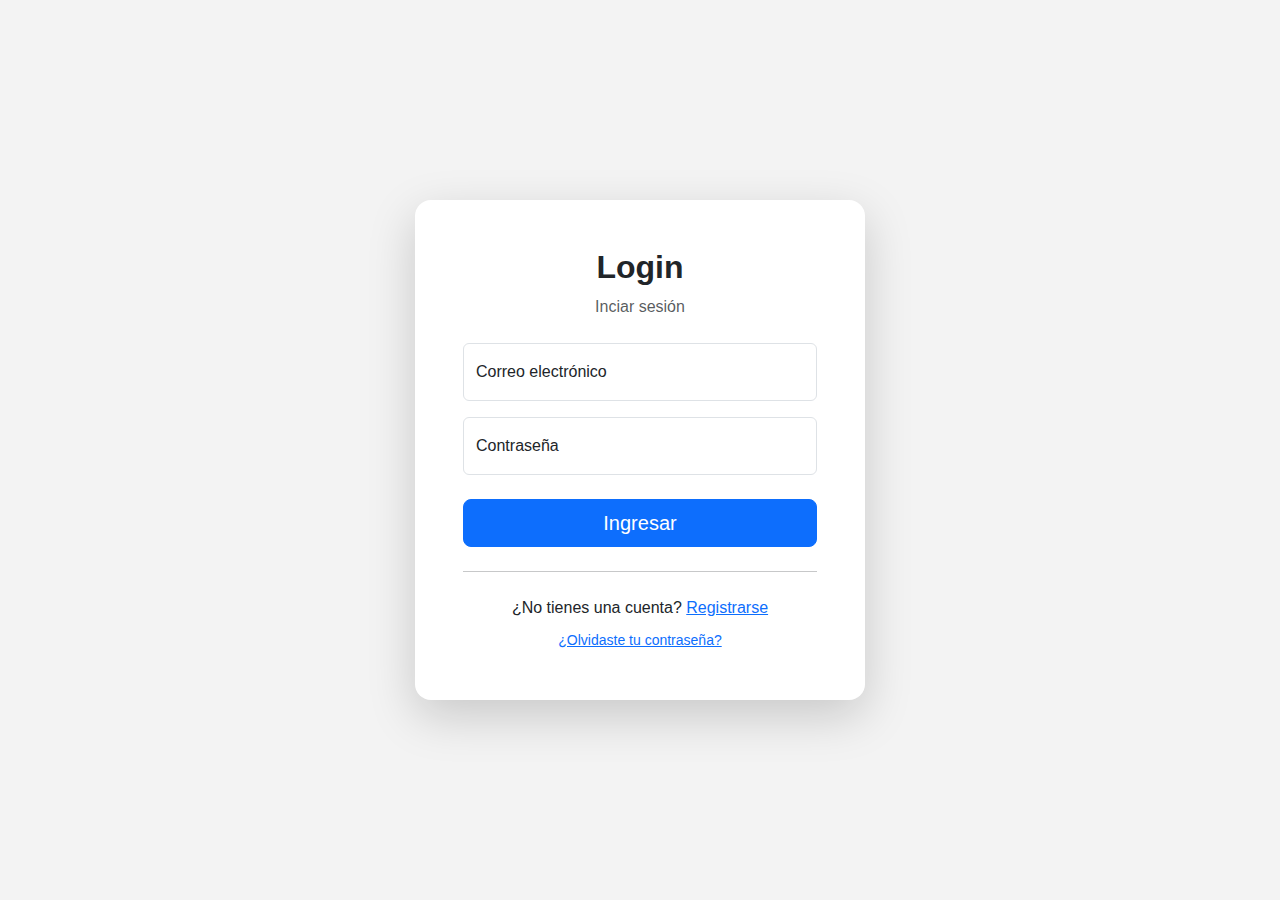
<file: login.html>
<!DOCTYPE html>
<html lang="es">
<head>
  <meta charset="UTF-8"> <meta name="viewport" content="width=device-width, initial-scale=1.0"> <title>Iniciar Sesión</title> 
  <link href="https://cdn.jsdelivr.net/npm/bootstrap@5.3.0/dist/css/bootstrap.min.css" rel="stylesheet">
  <link rel="stylesheet" href="css/estilos.css" />
</head>

<body>

  <div class="d-flex align-items-center justify-content-center vh-100">
    
    <main class="card shadow-lg" style="width: 100%; max-width: 450px; border-radius: 1rem; border: none;">
      <div class="card-body p-4 p-md-5">

        <div class="text-center mb-4">
          <h2 class="card-title fw-bold">Login</h2>
          <p class="text-muted">Inciar sesión</p>
        </div>

        <form id="form-login" novalidate>

          <div class="form-floating mb-3">
            <input type="email" class="form-control" id="email" placeholder="nombre@ejemplo.com" required>
            <label for="email">Correo electrónico</label>
            <div class="invalid-feedback">Correo requerido.</div>
          </div>

          <div class="form-floating mb-4">
            <input type="password" class="form-control" id="password" placeholder="Contraseña" required>
            <label for="password">Contraseña</label>
            <div class="invalid-feedback">Contraseña requerida.</div>
          </div>

          <div class="d-grid mb-3">
            <button type="submit" class="btn btn-primary btn-lg">Ingresar</button>
          </div>

          <hr class="my-4">

          <div class="text-center">
            <p class="mb-2">
              ¿No tienes una cuenta? <a href="registro.html" class="fw-medium">Registrarse</a>
            </p>
            <a href="recuperar.html" class="small">¿Olvidaste tu contraseña?</a>
          </div>

        </form>
      </div>
    </main>

  </div>

  <script src="js/validaciones.js"></script>
  <script src="js/auth.js"></script>
  <script src="js/sesion.js"></script>

</body>
</html>
</file>
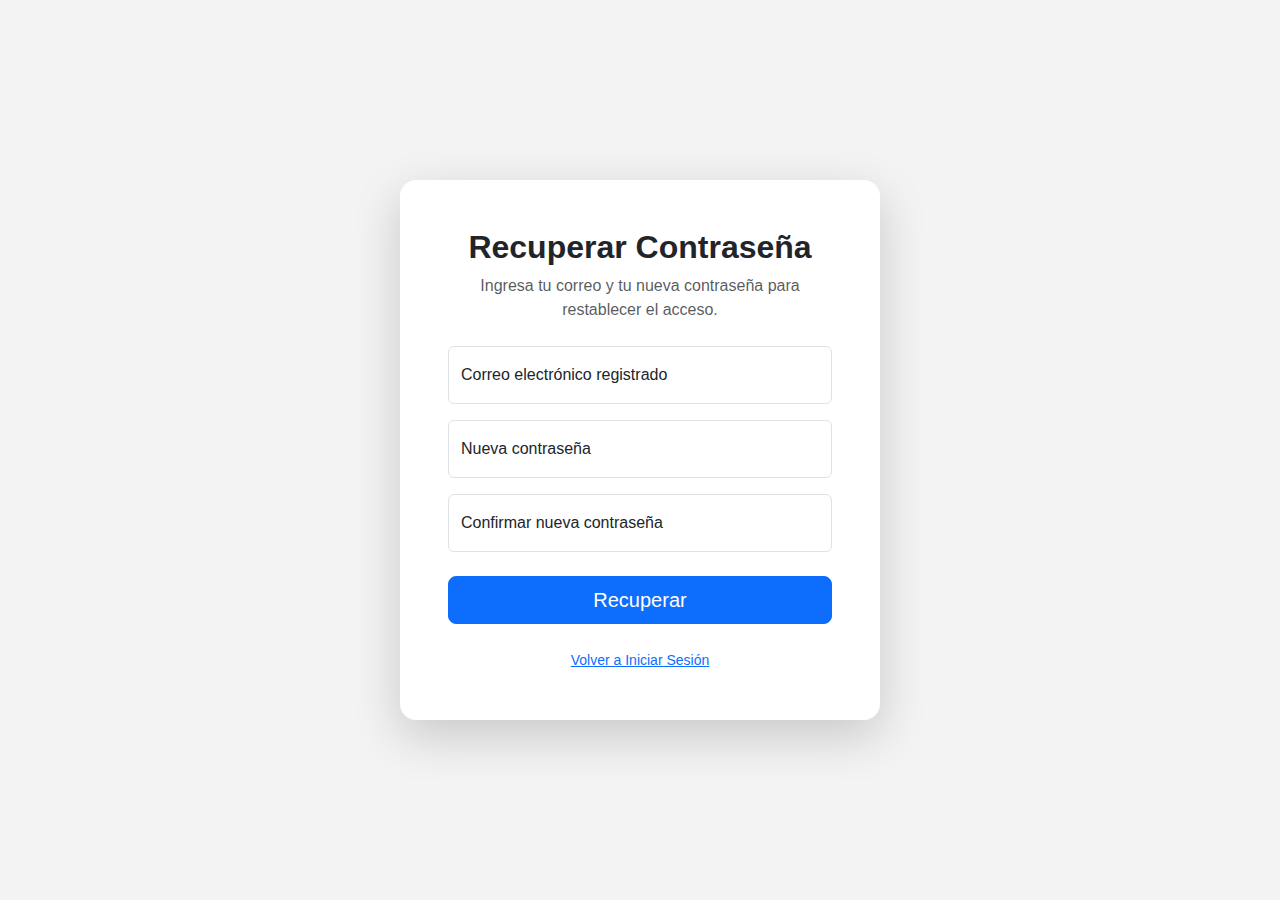
<file: recuperar.html>
<!DOCTYPE html>
<html lang="es">
<head>
  <meta charset="UTF-8" /> <meta name="viewport" content="width=device-width, initial-scale=1.0"> <title>Recuperar Contraseña</title> <link href="https://cdn.jsdelivr.net/npm/bootstrap@5.3.0/dist/css/bootstrap.min.css" rel="stylesheet">
  
  <link rel="stylesheet" href="css/estilos.css" /> 
  
</head>

<body>
  <div class="d-flex align-items-center justify-content-center vh-100">

    <main class="card shadow-lg" style="width: 100%; max-width: 480px; border-radius: 1rem; border: none;">
      <div class="card-body p-4 p-md-5">

        <div class="text-center mb-4">
          <h2 class="card-title fw-bold">Recuperar Contraseña</h2>
          <p class="text-muted">Ingresa tu correo y tu nueva contraseña para restablecer el acceso.</p>
        </div>

        <form id="form-recuperar" novalidate>
          
          <div class="form-floating mb-3">
            <input type="email" class="form-control" id="email" placeholder="Correo electrónico registrado" required>
            <label for="email">Correo electrónico registrado</label>
            <div class="invalid-feedback">Ingresa un correo válido.</div>
          </div>

          <div class="form-floating mb-3">
            <input type="password" class="form-control" id="nuevaPassword" placeholder="Nueva contraseña" required>
            <label for="nuevaPassword">Nueva contraseña</label>
            <div class="invalid-feedback">Debe cumplir los requisitos de seguridad.</div>
          </div>

          <div class="form-floating mb-4">
            <input type="password" class="form-control" id="confirmarPassword" placeholder="Confirmar nueva contraseña" required>
            <label for="confirmarPassword">Confirmar nueva contraseña</label>
            <div class="invalid-feedback">Las contraseñas deben coincidir.</div>
          </div>

          <div class="d-grid">
            <button type="submit" class="btn btn-primary btn-lg">Recuperar</button>
          </div>

        </form>

        <div class="text-center mt-4">
            <a href="index.html" class="small">Volver a Iniciar Sesión</a>
        </div>

      </div>
    </main>
  </div>

  <script src="js/validaciones.js"></script>
  <script src="js/recuperar.js"></script>
</body>
</html>
</file>
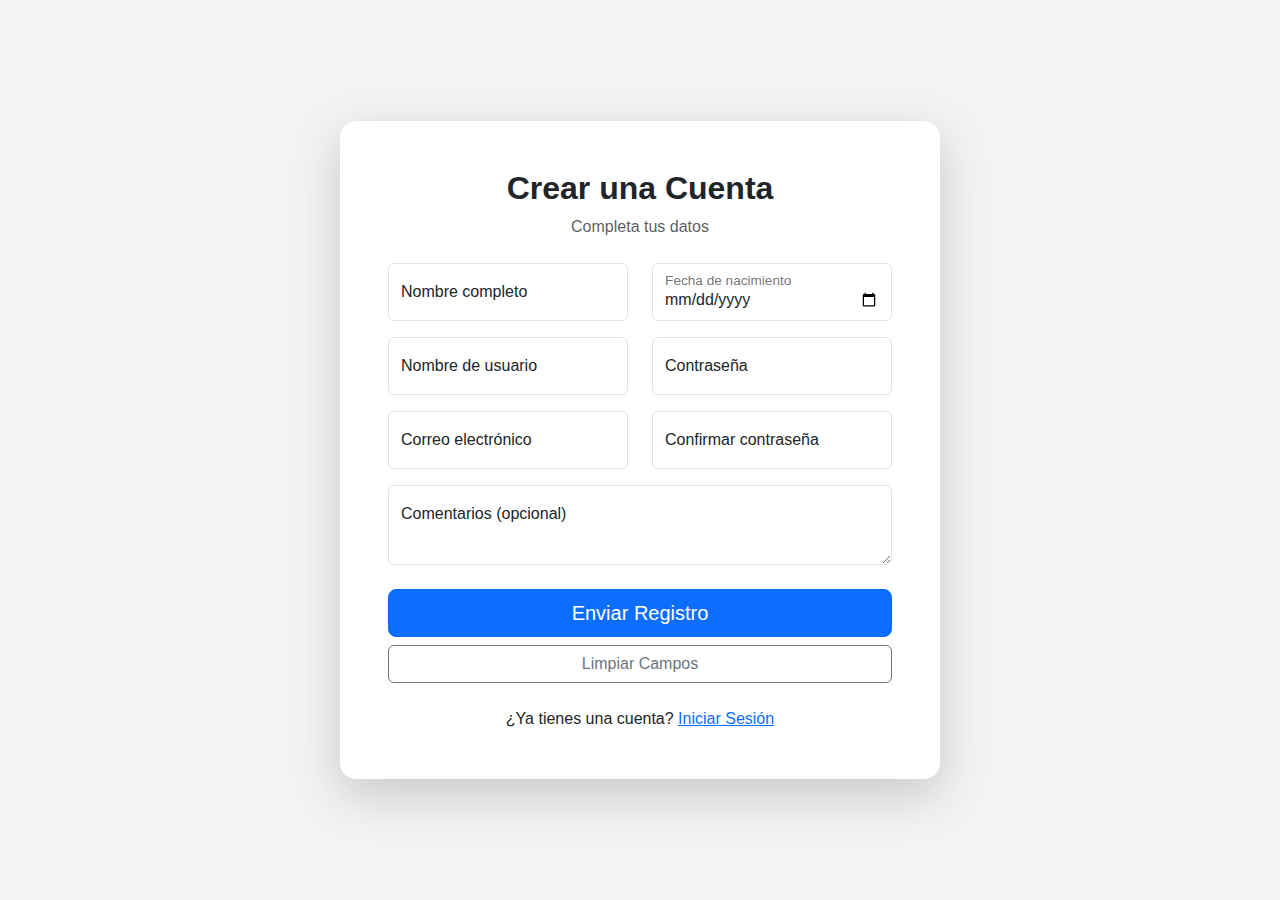
<file: registro.html>
<!DOCTYPE html>
<html lang="es"> <head>
  <meta charset="UTF-8" /> <meta name="viewport" content="width=device-width, initial-scale=1.0"> <title>Registro de Usuario</title> <link href="https://cdn.jsdelivr.net/npm/bootstrap@5.3.0/dist/css/bootstrap.min.css" rel="stylesheet">
  
  <link rel="stylesheet" href="css/estilos.css" /> 

</head>

<body>

  <div class="d-flex align-items-center justify-content-center vh-100">

    <main class="card shadow-lg" style="width: 100%; max-width: 600px; border-radius: 1rem; border: none;">
      <div class="card-body p-4 p-md-5">

        <div class="text-center mb-4">
          <h2 class="card-title fw-bold">Crear una Cuenta</h2>
          <p class="text-muted">Completa tus datos</p>
        </div>

        <form id="formulario-inscripcion" novalidate>
          <div class="row">
            <div class="col-md-6">
              <div class="form-floating mb-3">
                <input type="text" class="form-control" id="nombre" placeholder="Nombre completo" required>
                <label for="nombre">Nombre completo</label>
                <div class="invalid-feedback">Este campo es obligatorio.</div>
              </div>

              <div class="form-floating mb-3">
                <input type="text" class="form-control" id="usuario" placeholder="Nombre de usuario" required>
                <label for="usuario">Nombre de usuario</label>
                <div class="invalid-feedback">Ingresa un nombre de usuario válido.</div>
              </div>

              <div class="form-floating mb-3">
                <input type="email" class="form-control" id="email" placeholder="Correo electrónico" required>
                <label for="email">Correo electrónico</label>
                <div class="invalid-feedback">Correo electrónico inválido.</div>
              </div>
            </div>
            <div class="col-md-6">
              <div class="form-floating mb-3">
                <input type="date" class="form-control" id="fechaNacimiento" required>
                <label for="fechaNacimiento">Fecha de nacimiento</label>
                <div class="invalid-feedback">Debes tener al menos 13 años.</div>
              </div>

              <div class="form-floating mb-3">
                <input type="password" class="form-control" id="password" placeholder="Contraseña" required pattern="(?=.*\d)(?=.*[A-Z]).{8,}">
                <label for="password">Contraseña</label>
                <div class="invalid-feedback">Mínimo 8 caracteres, 1 número y 1 mayúscula.</div>
              </div>

              <div class="form-floating mb-3">
                <input type="password" class="form-control" id="confirmarPassword" placeholder="Confirmar contraseña" required>
                <label for="confirmarPassword">Confirmar contraseña</label>
                <div class="invalid-feedback">Las contraseñas no coinciden.</div>
              </div>
            </div>
          </div>

          <div class="form-floating mb-4">
            <textarea class="form-control" id="comentarios" placeholder="Comentarios" style="height: 80px"></textarea>
            <label for="comentarios">Comentarios (opcional)</label>
          </div>

          <div class="d-grid gap-2">
            <button type="submit" class="btn btn-primary btn-lg">Enviar Registro</button>
            <button type="reset" class="btn btn-outline-secondary">Limpiar Campos</button>
          </div>

        </form>

        <div class="text-center mt-4">
          <p class="mb-0">¿Ya tienes una cuenta? <a href="index.html" class="fw-medium">Iniciar Sesión</a></p>
        </div>

      </div>
    </main>
  </div>

  <script src="https://cdn.jsdelivr.net/npm/bootstrap@5.3.0/dist/js/bootstrap.bundle.min.js"></script>
  <script src="js/validaciones.js"></script>
  <script src="js/sesion.js"></script>
  <script src="js/registro.js"></script>
</body>
</html>
</file>
<file: css/estilos.css>
:root {
  --color-principal: #1f1f1f;
  --color-secundario: #ff3c38;
  --fondo: #f3f3f3;
  --fuente: 'Segoe UI', sans-serif;
}

html, body {
  height: 100%;
  margin: 0;
  display: flex;
  flex-direction: column;
}

body {
  background-color: var(--fondo);
  font-family: var(--fuente);
  color: var(--color-principal);
  padding: 0;
}

.logo {
  display: block;
  width: 150px;
  margin: 1rem auto 0;
}

header {
  text-align: center;
  padding-bottom: 1rem;
}

main {
  flex: 1;
}

.categorias {
  display: flex;
  flex-wrap: wrap;
  justify-content: center;
  gap: 1.5rem;
  padding: 2rem;
}

.categoria {
  width: 220px;
  background-color: #fff;
  border-radius: 12px;
  box-shadow: 0 2px 5px rgba(0,0,0,0.1);
  transition: transform 0.3s ease;
  text-align: center;
}

.categoria:hover {
  transform: scale(1.05);
}

.categoria img {
  width: 100%;
  height: 160px;
  object-fit: cover;
  border-radius: 12px 12px 0 0;
}

.categoria h2 {
  margin: 0;
  padding: 1rem;
}

.card-img-top {
  object-fit: cover;
  height: 200px;
}

.img-categoria {
  height: 200px;
  object-fit: cover;
  border-radius: 0.5rem;
  box-shadow: 0 2px 6px rgba(0,0,0,0.1);
}

@media screen and (max-width: 768px) {
  .categorias {
    flex-direction: column;
    align-items: center;
  }
}
</file>
